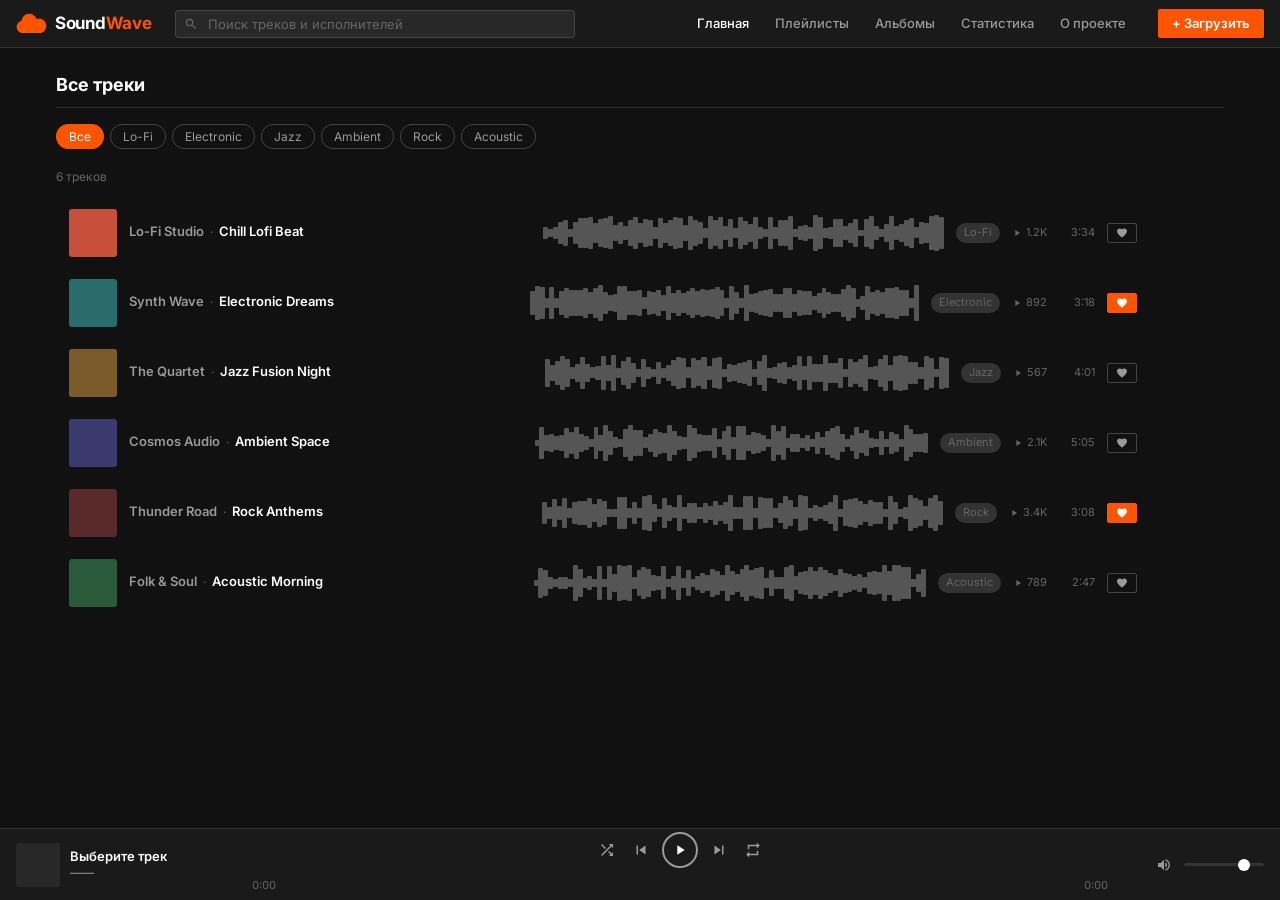
<file: pages/index.html>
<!DOCTYPE html>
<html lang="ru">
<head>
  <meta charset="UTF-8">
  <meta name="viewport" content="width=device-width, initial-scale=1.0">
  <title>SoundWave</title>
  <link rel="stylesheet" href="../css/style.css">
</head>
<body>

<header class="header">
  <a href="index.html" class="header__logo">
    <svg class="logo-svg" viewBox="0 0 40 26"><path d="M32 26H8a8 8 0 01-1.5-15.85 10 10 0 0119.44-2.4A6 6 0 0132 26z"/></svg>
    <span class="logo-text">Sound<span>Wave</span></span>
  </a>

  <div class="header__search">
    <svg class="search-icon-svg" viewBox="0 0 24 24"><path d="M15.5 14h-.79l-.28-.27A6.471 6.471 0 0016 9.5 6.5 6.5 0 109.5 16c1.61 0 3.09-.59 4.23-1.57l.27.28v.79l5 4.99L20.49 19l-4.99-5zm-6 0C7.01 14 5 11.99 5 9.5S7.01 5 9.5 5 14 7.01 14 9.5 11.99 14 9.5 14z"/></svg>
    <input type="text" id="search-input" placeholder="Поиск треков и исполнителей">
  </div>

  <nav class="header__nav">
    <a href="index.html" class="nav-link active">Главная</a>
    <a href="playlists.html" class="nav-link">Плейлисты</a>
    <a href="albums.html" class="nav-link">Альбомы</a>
    <a href="stats.html" class="nav-link">Статистика</a>
    <a href="about.html" class="nav-link">О проекте</a>
  </nav>

  <a href="form.html" class="header__upload-btn">+ Загрузить</a>
</header>

<main class="main">
  <div class="section-title">Все треки</div>

  <div class="filters">
    <button class="filter-btn active" data-genre="all">Все</button>
    <button class="filter-btn" data-genre="Lo-Fi">Lo-Fi</button>
    <button class="filter-btn" data-genre="Electronic">Electronic</button>
    <button class="filter-btn" data-genre="Jazz">Jazz</button>
    <button class="filter-btn" data-genre="Ambient">Ambient</button>
    <button class="filter-btn" data-genre="Rock">Rock</button>
    <button class="filter-btn" data-genre="Acoustic">Acoustic</button>
  </div>

  <div class="track-counter" id="track-counter"></div>
  <div id="tracks-container"></div>
</main>

<div class="player-bar">
  <div class="player-left">
    <div class="player-art"><div id="player-art-color"></div></div>
    <div class="player-track-text">
      <div class="player-track-title" id="player-title">Выберите трек</div>
      <div class="player-track-artist" id="player-artist">——</div>
    </div>
  </div>
  <div class="player-center">
    <div class="player-buttons">
      <button class="ctrl-btn" id="btn-shuffle" title="Перемешать"><svg viewBox="0 0 24 24"><path d="M10.59 9.17L5.41 4 4 5.41l5.17 5.17 1.42-1.41zM14.5 4l2.04 2.04L4 18.59 5.41 20 17.96 7.46 20 9.5V4h-5.5zm.33 9.41l-1.41 1.41 3.13 3.13L14.5 20H20v-5.5l-2.04 2.04-3.13-3.13z"/></svg></button>
      <button class="ctrl-btn" id="btn-prev" title="Предыдущий"><svg viewBox="0 0 24 24"><path d="M6 6h2v12H6zm3.5 6l8.5 6V6z"/></svg></button>
      <button class="ctrl-btn ctrl-btn--play" id="btn-play" title="Воспроизвести / Пауза"><svg viewBox="0 0 24 24"><path d="M8 5v14l11-7z"/></svg></button>
      <button class="ctrl-btn" id="btn-next" title="Следующий"><svg viewBox="0 0 24 24"><path d="M6 18l8.5-6L6 6v12zM16 6v12h2V6h-2z"/></svg></button>
      <button class="ctrl-btn" id="btn-repeat" title="Повтор"><svg viewBox="0 0 24 24"><path d="M7 7h10v3l4-4-4-4v3H5v6h2V7zm10 10H7v-3l-4 4 4 4v-3h12v-6h-2v4z"/></svg></button>
    </div>
    <div class="player-progress-wrap">
      <span class="player-time" id="player-cur">0:00</span>
      <div class="player-waveform" id="player-waveform"></div>
      <span class="player-time right" id="player-dur">0:00</span>
    </div>
  </div>
  <div class="player-right">
    <button class="ctrl-btn ctrl-btn--vol" title="Громкость"><svg viewBox="0 0 24 24"><path d="M3 9v6h4l5 5V4L7 9H3zm13.5 3c0-1.77-1.02-3.29-2.5-4.03v8.05c1.48-.73 2.5-2.25 2.5-4.02zM14 3.23v2.06c2.89.86 5 3.54 5 6.71s-2.11 5.85-5 6.71v2.06c4.01-.91 7-4.49 7-8.77s-2.99-7.86-7-8.77z"/></svg></button>
    <input type="range" class="volume-slider" id="vol-slider" min="0" max="100" value="80">
  </div>
</div>

<script src="../js/icons.js"></script>
<script src="../js/storage.js"></script>
<script src="../js/utils.js"></script>
<script src="../js/playlists.js"></script>
<script src="../js/player.js"></script>
<script src="../js/playerbar.js"></script>
<script src="../js/main.js"></script>
</body>
</html>
</file>
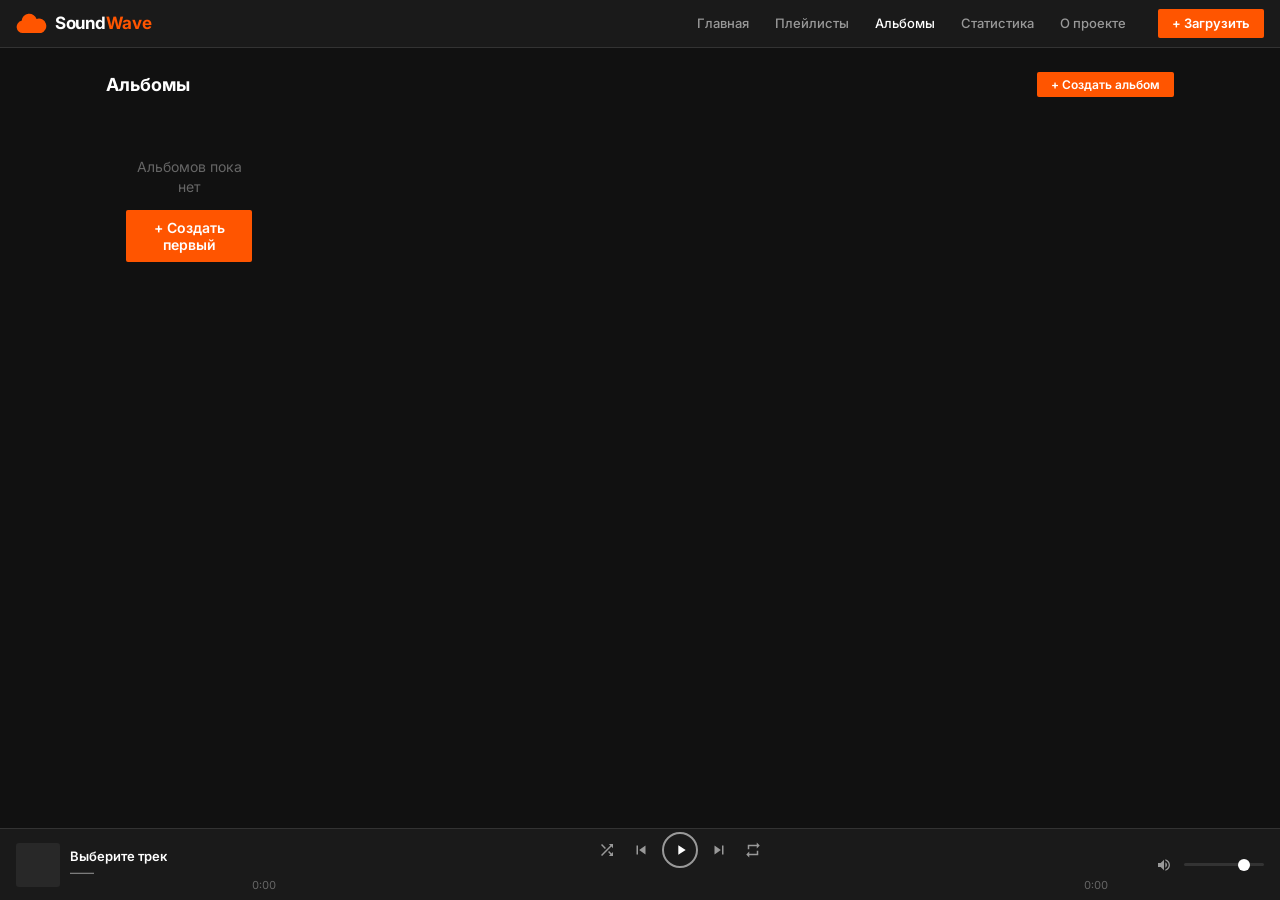
<file: pages/albums.html>
<!DOCTYPE html>
<html lang="ru">
<head>
  <meta charset="UTF-8">
  <meta name="viewport" content="width=device-width, initial-scale=1.0">
  <title>SoundWave — Альбомы</title>
  <link rel="stylesheet" href="../css/style.css">
</head>
<body>

<header class="header">
  <a href="index.html" class="header__logo">
    <svg class="logo-svg" viewBox="0 0 40 26"><path d="M32 26H8a8 8 0 01-1.5-15.85 10 10 0 0119.44-2.4A6 6 0 0132 26z"/></svg>
    <span class="logo-text">Sound<span>Wave</span></span>
  </a>
  <nav class="header__nav">
    <a href="index.html" class="nav-link">Главная</a>
    <a href="playlists.html" class="nav-link">Плейлисты</a>
    <a href="albums.html" class="nav-link active">Альбомы</a>
    <a href="stats.html" class="nav-link">Статистика</a>
    <a href="about.html" class="nav-link">О проекте</a>
  </nav>
  <a href="form.html" class="header__upload-btn">+ Загрузить</a>
</header>

<div class="collection-page">

  <div id="alb-grid">
    <div class="collection-header">
      <div class="section-title section-title--inline">Альбомы</div>
      <button class="btn btn--orange btn--sm" id="btn-new-alb">+ Создать альбом</button>
    </div>
    <div class="cards-grid" id="alb-grid-cards"></div>
  </div>

  <div id="alb-detail" hidden>
    <div class="collection-header">
      <button class="btn btn--ghost btn--sm" id="btn-back-alb">← Назад</button>
      <div class="collection-header__center">
        <h2 class="collection-detail-title" id="alb-detail-title"></h2>
        <span class="collection-detail-meta" id="alb-track-count"></span>
        <p class="collection-detail-desc" id="detail-desc" hidden></p>
      </div>
      <div class="collection-header__actions">
        <button class="btn btn--ghost btn--sm" id="btn-edit-alb">✏ Редактировать</button>
        <button class="btn btn--orange btn--sm" id="btn-add-tracks-alb">+ Добавить треки</button>
        <button class="btn btn--ghost btn--sm btn--danger" id="btn-del-alb">Удалить</button>
      </div>
    </div>
    <div class="collection-detail-cover-row">
      <div class="collection-detail-cover" id="detail-cover"></div>
    </div>
    <div id="alb-tracks"></div>
  </div>

</div>

<div class="player-bar">
  <div class="player-left">
    <div class="player-art"><div id="player-art-color"></div></div>
    <div class="player-track-text">
      <div class="player-track-title" id="player-title">Выберите трек</div>
      <div class="player-track-artist" id="player-artist">——</div>
    </div>
  </div>
  <div class="player-center">
    <div class="player-buttons">
      <button class="ctrl-btn" id="btn-shuffle"><svg viewBox="0 0 24 24"><path d="M10.59 9.17L5.41 4 4 5.41l5.17 5.17 1.42-1.41zM14.5 4l2.04 2.04L4 18.59 5.41 20 17.96 7.46 20 9.5V4h-5.5zm.33 9.41l-1.41 1.41 3.13 3.13L14.5 20H20v-5.5l-2.04 2.04-3.13-3.13z"/></svg></button>
      <button class="ctrl-btn" id="btn-prev"><svg viewBox="0 0 24 24"><path d="M6 6h2v12H6zm3.5 6l8.5 6V6z"/></svg></button>
      <button class="ctrl-btn ctrl-btn--play" id="btn-play"><svg viewBox="0 0 24 24" class="icon-play-svg"><path d="M8 5v14l11-7z"/></svg></button>
      <button class="ctrl-btn" id="btn-next"><svg viewBox="0 0 24 24"><path d="M6 18l8.5-6L6 6v12zM16 6v12h2V6h-2z"/></svg></button>
      <button class="ctrl-btn" id="btn-repeat"><svg viewBox="0 0 24 24"><path d="M7 7h10v3l4-4-4-4v3H5v6h2V7zm10 10H7v-3l-4 4 4 4v-3h12v-6h-2v4z"/></svg></button>
    </div>
    <div class="player-progress-wrap">
      <span class="player-time" id="player-cur">0:00</span>
      <div class="player-waveform" id="player-waveform"></div>
      <span class="player-time right" id="player-dur">0:00</span>
    </div>
  </div>
  <div class="player-right">
    <button class="ctrl-btn ctrl-btn--vol"><svg viewBox="0 0 24 24"><path d="M3 9v6h4l5 5V4L7 9H3zm13.5 3c0-1.77-1.02-3.29-2.5-4.03v8.05c1.48-.73 2.5-2.25 2.5-4.02zM14 3.23v2.06c2.89.86 5 3.54 5 6.71s-2.11 5.85-5 6.71v2.06c4.01-.91 7-4.49 7-8.77s-2.99-7.86-7-8.77z"/></svg></button>
    <input type="range" class="volume-slider" id="vol-slider" min="0" max="100" value="80">
  </div>
</div>

<script src="../js/icons.js"></script>
<script src="../js/storage.js"></script>
<script src="../js/utils.js"></script>
<script src="../js/playlists.js"></script>
<script src="../js/player.js"></script>
<script src="../js/playerbar.js"></script>
<script src="../js/collection-page.js"></script>
</body>
</html>
</file>
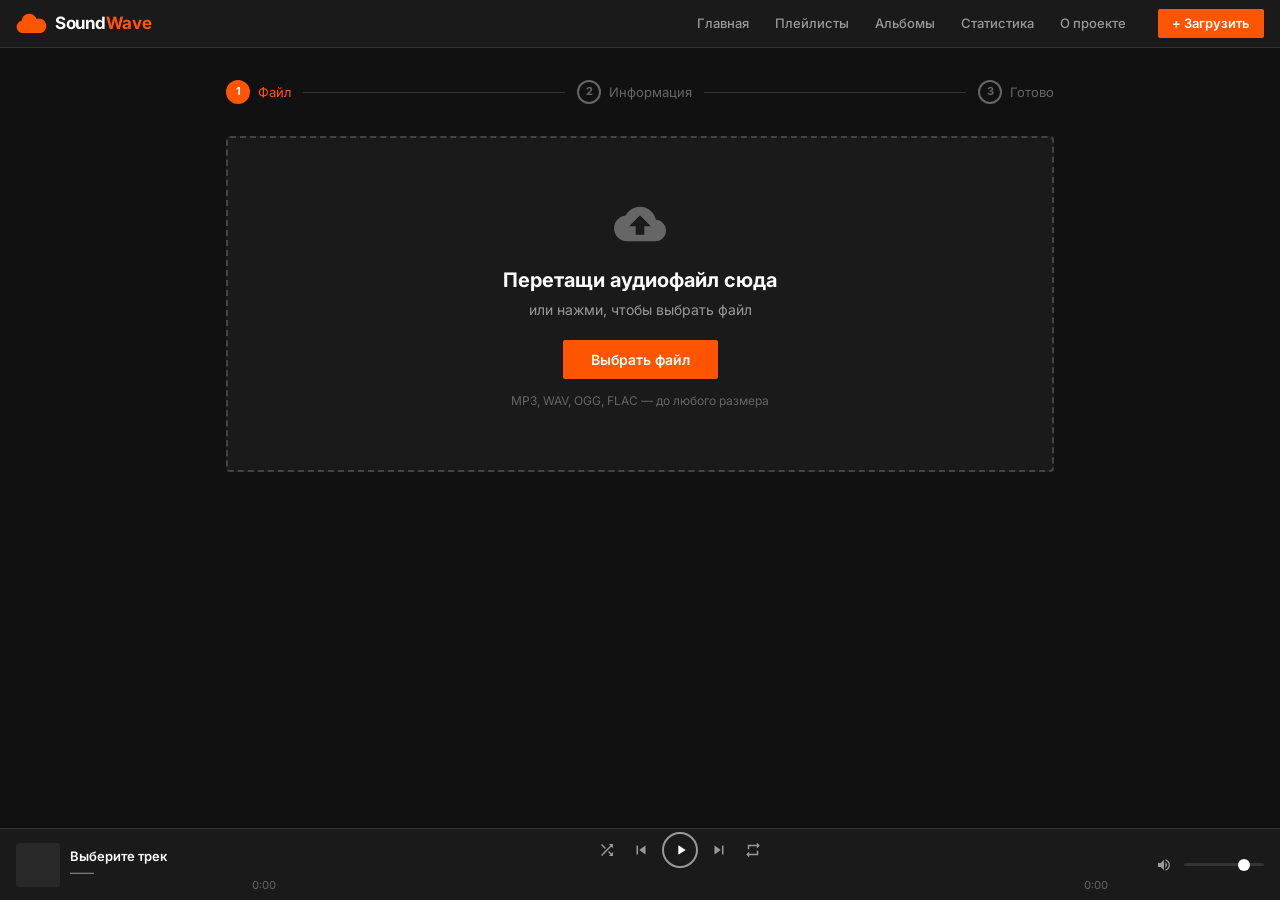
<file: pages/form.html>
<!DOCTYPE html>
<html lang="ru">
<head>
  <meta charset="UTF-8">
  <meta name="viewport" content="width=device-width, initial-scale=1.0">
  <title>SoundWave — Загрузить трек</title>
  <link rel="stylesheet" href="../css/style.css">
</head>
<body>

<header class="header">
  <a href="index.html" class="header__logo">
    <svg class="logo-svg" viewBox="0 0 40 26"><path d="M32 26H8a8 8 0 01-1.5-15.85 10 10 0 0119.44-2.4A6 6 0 0132 26z"/></svg>
    <span class="logo-text">Sound<span>Wave</span></span>
  </a>
  <nav class="header__nav">
    <a href="index.html" class="nav-link">Главная</a>
    <a href="playlists.html" class="nav-link">Плейлисты</a>
    <a href="albums.html" class="nav-link">Альбомы</a>
    <a href="stats.html" class="nav-link">Статистика</a>
    <a href="about.html" class="nav-link">О проекте</a>
  </nav>
  <span class="header__upload-btn header__upload-btn--active">+ Загрузить</span>
</header>

<div class="upload-page">

  <div class="upload-steps" id="upload-steps">
    <div class="upload-step upload-step--active" id="step-dot-1">
      <span class="upload-step__num">1</span>
      <span class="upload-step__label">Файл</span>
    </div>
    <div class="upload-step__line"></div>
    <div class="upload-step" id="step-dot-2">
      <span class="upload-step__num">2</span>
      <span class="upload-step__label">Информация</span>
    </div>
    <div class="upload-step__line"></div>
    <div class="upload-step" id="step-dot-3">
      <span class="upload-step__num">3</span>
      <span class="upload-step__label">Готово</span>
    </div>
  </div>

  <div id="step-1">
    <div class="drop-zone" id="drop-zone">
      <input type="file" id="file-input" class="drop-zone__input" accept=".mp3,.wav,.ogg,.flac,.aac,audio/*">
      <svg class="drop-zone__icon" viewBox="0 0 24 24"><path d="M19.35 10.04C18.67 6.59 15.64 4 12 4 9.11 4 6.6 5.64 5.35 8.04 2.34 8.36 0 10.91 0 14c0 3.31 2.69 6 6 6h13c2.76 0 5-2.24 5-5 0-2.64-2.05-4.78-4.65-4.96zM14 13v4h-4v-4H7l5-5 5 5h-3z"/></svg>
      <p class="drop-zone__title">Перетащи аудиофайл сюда</p>
      <p class="drop-zone__sub">или нажми, чтобы выбрать файл</p>
      <span class="drop-zone__btn">Выбрать файл</span>
      <p class="drop-zone__formats">MP3, WAV, OGG, FLAC — до любого размера</p>
    </div>

    <div class="upload-progress" id="upload-progress" hidden>
      <div class="upload-progress__bar">
        <div class="upload-progress__fill" id="progress-fill"></div>
      </div>
      <div class="upload-progress__labels">
        <span id="progress-text">Читаем файл…</span>
        <span id="progress-pct">0%</span>
      </div>
    </div>

    <div class="upload-analyzing" id="upload-analyzing" hidden>
      <div class="analyzing-bars">
        <span></span><span></span><span></span><span></span><span></span>
        <span></span><span></span><span></span><span></span><span></span>
      </div>
      <p>Анализируем аудио…</p>
    </div>
  </div>

  <div id="step-2" hidden>
    <div class="upload-editor">

      <div class="upload-editor__left">
        <div class="cover-upload" id="cover-upload">
          <input type="file" id="cover-input" class="cover-upload__input" accept="image/*">
          <img id="cover-preview-img" class="cover-upload__img" alt="" hidden>
          <div class="cover-upload__placeholder" id="cover-placeholder">
            <svg viewBox="0 0 24 24"><path d="M21 19V5c0-1.1-.9-2-2-2H5c-1.1 0-2 .9-2 2v14c0 1.1.9 2 2 2h14c1.1 0 2-.9 2-2zM8.5 13.5l2.5 3.01L14.5 12l4.5 6H5l3.5-4.5z"/></svg>
            <span>Добавить обложку</span>
          </div>
          <div class="cover-upload__hover">
            <svg viewBox="0 0 24 24"><path d="M3 17.25V21h3.75L17.81 9.94l-3.75-3.75L3 17.25zM20.71 7.04a1 1 0 000-1.41l-2.34-2.34a1 1 0 00-1.41 0l-1.83 1.83 3.75 3.75 1.83-1.83z"/></svg>
            <span>Сменить</span>
          </div>
        </div>

        <div class="color-picker-section">
          <p class="color-picker-section__label">Цвет фона</p>
          <div class="color-swatches" id="color-swatches"></div>
          <input type="color" id="f-color" class="color-custom-input" value="#c8503a">
        </div>
      </div>

      <div class="upload-editor__right">

        <div class="ufield">
          <label class="ufield__label" for="f-title">Название *</label>
          <input class="ufield__input" type="text" id="f-title" placeholder="Название трека" maxlength="100">
          <span class="ufield__counter"><span id="title-len">0</span>/100</span>
        </div>

        <div class="ufield">
          <label class="ufield__label" for="f-artist">Исполнитель *</label>
          <input class="ufield__input" type="text" id="f-artist" placeholder="Имя исполнителя или группы">
        </div>

        <div class="ufield-row">
          <div class="ufield">
            <label class="ufield__label" for="f-genre">Жанр *</label>
            <select class="ufield__input" id="f-genre">
              <option value="">— Выберите —</option>
              <option value="Lo-Fi">Lo-Fi</option>
              <option value="Electronic">Electronic</option>
              <option value="Jazz">Jazz</option>
              <option value="Ambient">Ambient</option>
              <option value="Rock">Rock</option>
              <option value="Acoustic">Acoustic</option>
              <option value="Pop">Pop</option>
              <option value="Hip-Hop">Hip-Hop</option>
              <option value="Classical">Classical</option>
              <option value="Other">Other</option>
            </select>
          </div>
          <div class="ufield">
            <label class="ufield__label" for="f-year">Год</label>
            <input class="ufield__input" type="number" id="f-year" placeholder="2025" min="1900" max="2099">
          </div>
        </div>

        <div class="ufield">
          <label class="ufield__label" for="f-desc">Описание</label>
          <textarea class="ufield__input ufield__input--textarea" id="f-desc" placeholder="Расскажи о треке…" maxlength="500" rows="3"></textarea>
          <span class="ufield__counter"><span id="desc-len">0</span>/500</span>
        </div>

        <div class="ufield">
          <label class="ufield__label">Добавить в</label>
          <div class="add-to-row">
            <select class="ufield__input" id="f-playlist">
              <option value="">Не добавлять в плейлист</option>
            </select>
            <select class="ufield__input" id="f-album">
              <option value="">Не добавлять в альбом</option>
            </select>
          </div>
        </div>

        <div class="upload-actions">
          <button type="button" class="btn btn--ghost" id="btn-cancel">Отмена</button>
          <button type="button" class="btn btn--orange" id="btn-save">
            <svg viewBox="0 0 24 24"><path d="M9 16.2L4.8 12l-1.4 1.4L9 19 21 7l-1.4-1.4L9 16.2z"/></svg>
            Опубликовать
          </button>
        </div>

      </div>
    </div>
  </div>

  <div id="step-3" class="upload-success" hidden>
    <div class="upload-success__icon">
      <svg viewBox="0 0 24 24"><path d="M9 16.2L4.8 12l-1.4 1.4L9 19 21 7l-1.4-1.4L9 16.2z"/></svg>
    </div>
    <h2 class="upload-success__title" id="success-title">Трек опубликован!</h2>
    <p class="upload-success__sub" id="success-sub"></p>
    <div class="upload-success__actions">
      <a href="index.html" class="btn btn--orange">Перейти в библиотеку</a>
      <button type="button" class="btn btn--ghost" id="btn-upload-another">Загрузить ещё</button>
    </div>
  </div>

</div>

<div class="player-bar">
  <div class="player-left">
    <div class="player-art"><div id="player-art-color"></div></div>
    <div class="player-track-text">
      <div class="player-track-title" id="player-title">Выберите трек</div>
      <div class="player-track-artist" id="player-artist">——</div>
    </div>
  </div>
  <div class="player-center">
    <div class="player-buttons">
      <button class="ctrl-btn" id="btn-shuffle"><svg viewBox="0 0 24 24"><path d="M10.59 9.17L5.41 4 4 5.41l5.17 5.17 1.42-1.41zM14.5 4l2.04 2.04L4 18.59 5.41 20 17.96 7.46 20 9.5V4h-5.5zm.33 9.41l-1.41 1.41 3.13 3.13L14.5 20H20v-5.5l-2.04 2.04-3.13-3.13z"/></svg></button>
      <button class="ctrl-btn" id="btn-prev"><svg viewBox="0 0 24 24"><path d="M6 6h2v12H6zm3.5 6l8.5 6V6z"/></svg></button>
      <button class="ctrl-btn ctrl-btn--play" id="btn-play"><svg viewBox="0 0 24 24" class="icon-play-svg"><path d="M8 5v14l11-7z"/></svg></button>
      <button class="ctrl-btn" id="btn-next"><svg viewBox="0 0 24 24"><path d="M6 18l8.5-6L6 6v12zM16 6v12h2V6h-2z"/></svg></button>
      <button class="ctrl-btn" id="btn-repeat"><svg viewBox="0 0 24 24"><path d="M7 7h10v3l4-4-4-4v3H5v6h2V7zm10 10H7v-3l-4 4 4 4v-3h12v-6h-2v4z"/></svg></button>
    </div>
    <div class="player-progress-wrap">
      <span class="player-time" id="player-cur">0:00</span>
      <div class="player-waveform" id="player-waveform"></div>
      <span class="player-time right" id="player-dur">0:00</span>
    </div>
  </div>
  <div class="player-right">
    <button class="ctrl-btn ctrl-btn--vol"><svg viewBox="0 0 24 24"><path d="M3 9v6h4l5 5V4L7 9H3zm13.5 3c0-1.77-1.02-3.29-2.5-4.03v8.05c1.48-.73 2.5-2.25 2.5-4.02zM14 3.23v2.06c2.89.86 5 3.54 5 6.71s-2.11 5.85-5 6.71v2.06c4.01-.91 7-4.49 7-8.77s-2.99-7.86-7-8.77z"/></svg></button>
    <input type="range" class="volume-slider" id="vol-slider" min="0" max="100" value="80">
  </div>
</div>

<script src="../js/icons.js"></script>
<script src="../js/storage.js"></script>
<script src="../js/utils.js"></script>
<script src="../js/playlists.js"></script>
<script src="../js/player.js"></script>
<script src="../js/playerbar.js"></script>
<script src="../js/form.js"></script>
</body>
</html>
</file>
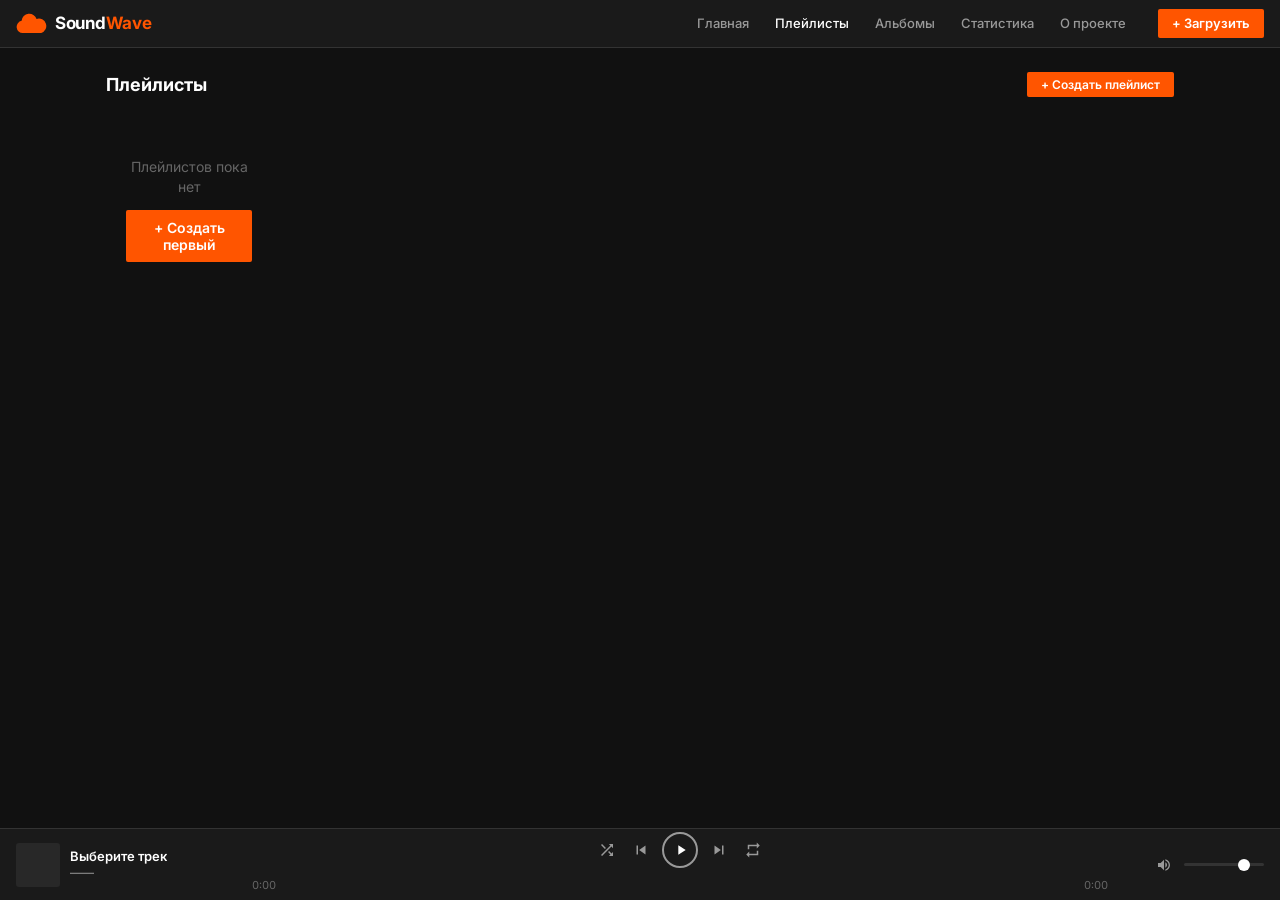
<file: pages/playlists.html>
<!DOCTYPE html>
<html lang="ru">
<head>
  <meta charset="UTF-8">
  <meta name="viewport" content="width=device-width, initial-scale=1.0">
  <title>SoundWave — Плейлисты</title>
  <link rel="stylesheet" href="../css/style.css">
</head>
<body>

<header class="header">
  <a href="index.html" class="header__logo">
    <svg class="logo-svg" viewBox="0 0 40 26"><path d="M32 26H8a8 8 0 01-1.5-15.85 10 10 0 0119.44-2.4A6 6 0 0132 26z"/></svg>
    <span class="logo-text">Sound<span>Wave</span></span>
  </a>
  <nav class="header__nav">
    <a href="index.html" class="nav-link">Главная</a>
    <a href="playlists.html" class="nav-link active">Плейлисты</a>
    <a href="albums.html" class="nav-link">Альбомы</a>
    <a href="stats.html" class="nav-link">Статистика</a>
    <a href="about.html" class="nav-link">О проекте</a>
  </nav>
  <a href="form.html" class="header__upload-btn">+ Загрузить</a>
</header>

<div class="collection-page">

  <div id="pl-grid">
    <div class="collection-header">
      <div class="section-title section-title--inline">Плейлисты</div>
      <button class="btn btn--orange btn--sm" id="btn-new-pl">+ Создать плейлист</button>
    </div>
    <div class="cards-grid" id="pl-grid-cards"></div>
  </div>

  <div id="pl-detail" hidden>
    <div class="collection-header">
      <button class="btn btn--ghost btn--sm" id="btn-back-pl">← Назад</button>
      <div class="collection-header__center">
        <h2 class="collection-detail-title" id="pl-detail-title"></h2>
        <span class="collection-detail-meta" id="pl-track-count"></span>
        <p class="collection-detail-desc" id="detail-desc" hidden></p>
      </div>
      <div class="collection-header__actions">
        <button class="btn btn--ghost btn--sm" id="btn-edit-pl">✏ Редактировать</button>
        <button class="btn btn--orange btn--sm" id="btn-add-tracks-pl">+ Добавить треки</button>
        <button class="btn btn--ghost btn--sm btn--danger" id="btn-del-pl">Удалить</button>
      </div>
    </div>
    <div class="collection-detail-cover-row">
      <div class="collection-detail-cover" id="detail-cover"></div>
    </div>
    <div id="pl-tracks"></div>
  </div>

</div>

<div class="player-bar">
  <div class="player-left">
    <div class="player-art"><div id="player-art-color"></div></div>
    <div class="player-track-text">
      <div class="player-track-title" id="player-title">Выберите трек</div>
      <div class="player-track-artist" id="player-artist">——</div>
    </div>
  </div>
  <div class="player-center">
    <div class="player-buttons">
      <button class="ctrl-btn" id="btn-shuffle"><svg viewBox="0 0 24 24"><path d="M10.59 9.17L5.41 4 4 5.41l5.17 5.17 1.42-1.41zM14.5 4l2.04 2.04L4 18.59 5.41 20 17.96 7.46 20 9.5V4h-5.5zm.33 9.41l-1.41 1.41 3.13 3.13L14.5 20H20v-5.5l-2.04 2.04-3.13-3.13z"/></svg></button>
      <button class="ctrl-btn" id="btn-prev"><svg viewBox="0 0 24 24"><path d="M6 6h2v12H6zm3.5 6l8.5 6V6z"/></svg></button>
      <button class="ctrl-btn ctrl-btn--play" id="btn-play"><svg viewBox="0 0 24 24" class="icon-play-svg"><path d="M8 5v14l11-7z"/></svg></button>
      <button class="ctrl-btn" id="btn-next"><svg viewBox="0 0 24 24"><path d="M6 18l8.5-6L6 6v12zM16 6v12h2V6h-2z"/></svg></button>
      <button class="ctrl-btn" id="btn-repeat"><svg viewBox="0 0 24 24"><path d="M7 7h10v3l4-4-4-4v3H5v6h2V7zm10 10H7v-3l-4 4 4 4v-3h12v-6h-2v4z"/></svg></button>
    </div>
    <div class="player-progress-wrap">
      <span class="player-time" id="player-cur">0:00</span>
      <div class="player-waveform" id="player-waveform"></div>
      <span class="player-time right" id="player-dur">0:00</span>
    </div>
  </div>
  <div class="player-right">
    <button class="ctrl-btn ctrl-btn--vol"><svg viewBox="0 0 24 24"><path d="M3 9v6h4l5 5V4L7 9H3zm13.5 3c0-1.77-1.02-3.29-2.5-4.03v8.05c1.48-.73 2.5-2.25 2.5-4.02zM14 3.23v2.06c2.89.86 5 3.54 5 6.71s-2.11 5.85-5 6.71v2.06c4.01-.91 7-4.49 7-8.77s-2.99-7.86-7-8.77z"/></svg></button>
    <input type="range" class="volume-slider" id="vol-slider" min="0" max="100" value="80">
  </div>
</div>

<script src="../js/icons.js"></script>
<script src="../js/storage.js"></script>
<script src="../js/utils.js"></script>
<script src="../js/playlists.js"></script>
<script src="../js/player.js"></script>
<script src="../js/playerbar.js"></script>
<script src="../js/collection-page.js"></script>
</body>
</html>
</file>
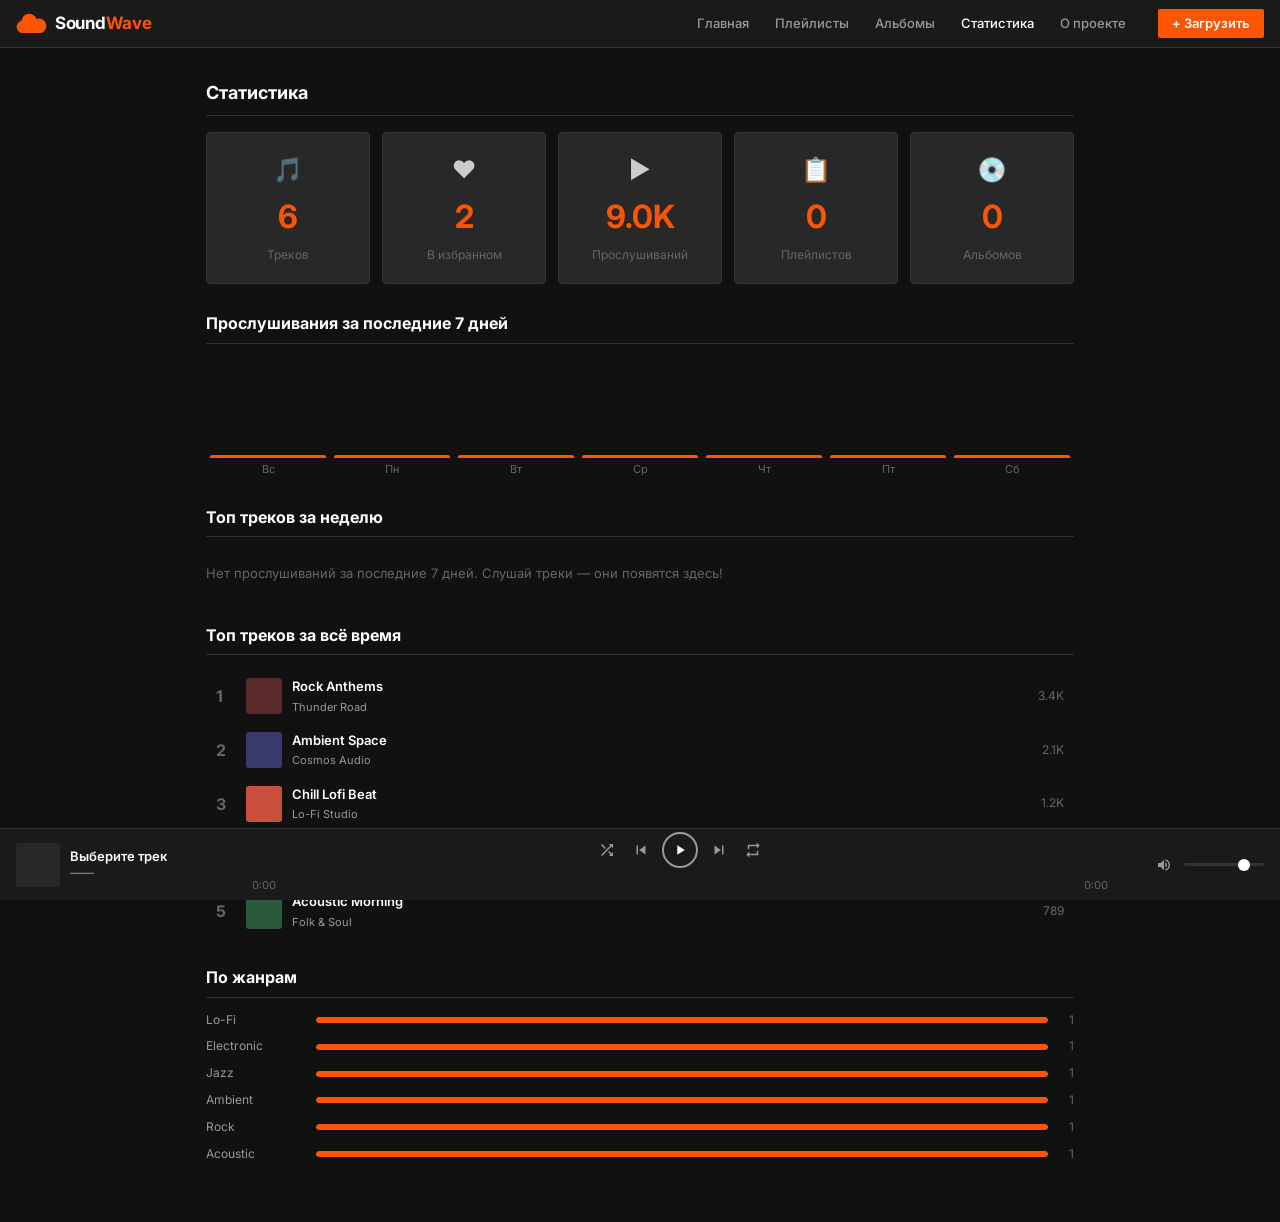
<file: pages/stats.html>
<!DOCTYPE html>
<html lang="ru">
<head>
  <meta charset="UTF-8">
  <meta name="viewport" content="width=device-width, initial-scale=1.0">
  <title>SoundWave — Статистика</title>
  <link rel="stylesheet" href="../css/style.css">
</head>
<body>

<header class="header">
  <a href="index.html" class="header__logo">
    <svg class="logo-svg" viewBox="0 0 40 26"><path d="M32 26H8a8 8 0 01-1.5-15.85 10 10 0 0119.44-2.4A6 6 0 0132 26z"/></svg>
    <span class="logo-text">Sound<span>Wave</span></span>
  </a>
  <nav class="header__nav">
    <a href="index.html" class="nav-link">Главная</a>
    <a href="playlists.html" class="nav-link">Плейлисты</a>
    <a href="albums.html" class="nav-link">Альбомы</a>
    <a href="stats.html" class="nav-link active">Статистика</a>
    <a href="about.html" class="nav-link">О проекте</a>
  </nav>
  <a href="form.html" class="header__upload-btn">+ Загрузить</a>
</header>

<div class="stats-page">
  <div class="section-title">Статистика</div>

  <div class="stats-overview">
    <div class="stat-tile"><span class="icon">🎵</span><span class="val" id="stat-total">0</span><span class="lbl">Треков</span></div>
    <div class="stat-tile"><span class="icon">❤️</span><span class="val" id="stat-liked">0</span><span class="lbl">В избранном</span></div>
    <div class="stat-tile"><span class="icon">▶️</span><span class="val" id="stat-plays">0</span><span class="lbl">Прослушиваний</span></div>
    <div class="stat-tile"><span class="icon">📋</span><span class="val" id="stat-playlists">0</span><span class="lbl">Плейлистов</span></div>
    <div class="stat-tile"><span class="icon">💿</span><span class="val" id="stat-albums">0</span><span class="lbl">Альбомов</span></div>
  </div>

  <div class="stats-section">
    <h2>Прослушивания за последние 7 дней</h2>
    <div id="week-chart" class="week-chart"></div>
  </div>

  <div class="stats-section">
    <h2>Топ треков за неделю</h2>
    <div id="week-top-list"></div>
  </div>

  <div class="stats-section">
    <h2>Топ треков за всё время</h2>
    <div id="top-list"></div>
  </div>

  <div class="stats-section">
    <h2>По жанрам</h2>
    <div id="genre-list"></div>
  </div>
</div>

<div class="player-bar">
  <div class="player-left">
    <div class="player-art"><div id="player-art-color"></div></div>
    <div class="player-track-text">
      <div class="player-track-title" id="player-title">Выберите трек</div>
      <div class="player-track-artist" id="player-artist">——</div>
    </div>
  </div>
  <div class="player-center">
    <div class="player-buttons">
      <button class="ctrl-btn" id="btn-shuffle"><svg viewBox="0 0 24 24"><path d="M10.59 9.17L5.41 4 4 5.41l5.17 5.17 1.42-1.41zM14.5 4l2.04 2.04L4 18.59 5.41 20 17.96 7.46 20 9.5V4h-5.5zm.33 9.41l-1.41 1.41 3.13 3.13L14.5 20H20v-5.5l-2.04 2.04-3.13-3.13z"/></svg></button>
      <button class="ctrl-btn" id="btn-prev"><svg viewBox="0 0 24 24"><path d="M6 6h2v12H6zm3.5 6l8.5 6V6z"/></svg></button>
      <button class="ctrl-btn ctrl-btn--play" id="btn-play"><svg viewBox="0 0 24 24"><path d="M8 5v14l11-7z"/></svg></button>
      <button class="ctrl-btn" id="btn-next"><svg viewBox="0 0 24 24"><path d="M6 18l8.5-6L6 6v12zM16 6v12h2V6h-2z"/></svg></button>
      <button class="ctrl-btn" id="btn-repeat"><svg viewBox="0 0 24 24"><path d="M7 7h10v3l4-4-4-4v3H5v6h2V7zm10 10H7v-3l-4 4 4 4v-3h12v-6h-2v4z"/></svg></button>
    </div>
    <div class="player-progress-wrap">
      <span class="player-time" id="player-cur">0:00</span>
      <div class="player-waveform" id="player-waveform"></div>
      <span class="player-time right" id="player-dur">0:00</span>
    </div>
  </div>
  <div class="player-right">
    <button class="ctrl-btn ctrl-btn--vol"><svg viewBox="0 0 24 24"><path d="M3 9v6h4l5 5V4L7 9H3zm13.5 3c0-1.77-1.02-3.29-2.5-4.03v8.05c1.48-.73 2.5-2.25 2.5-4.02zM14 3.23v2.06c2.89.86 5 3.54 5 6.71s-2.11 5.85-5 6.71v2.06c4.01-.91 7-4.49 7-8.77s-2.99-7.86-7-8.77z"/></svg></button>
    <input type="range" class="volume-slider" id="vol-slider" min="0" max="100" value="80">
  </div>
</div>

<script src="../js/icons.js"></script>
<script src="../js/storage.js"></script>
<script src="../js/utils.js"></script>
<script src="../js/playlists.js"></script>
<script src="../js/player.js"></script>
<script src="../js/playerbar.js"></script>
<script src="../js/stats.js"></script>
</body>
</html>
</file>
<file: css/style.css>
@import url('https://fonts.googleapis.com/css2?family=Inter:wght@400;500;600;700&display=swap');

:root {
  --orange: #ff5500;
  --orange-hover: #ff7700;
  --orange-dark: #cc4400;
  --bg: #111111;
  --bg2: #1a1a1a;
  --bg3: #222222;
  --surface: #282828;
  --surface2: #333333;
  --border: #333333;
  --border2: #444444;
  --text: #cccccc;
  --text-bright: #ffffff;
  --text-muted: #999999;
  --text-dim: #666666;
  --player-h: 72px;
  --header-h: 48px;
  --wave-played: #ff5500;
  --wave-unplayed: #555555;
  --wave-played-hover: #ff7700;
  --wave-unplayed-hover: #777777;
}

*, *::before, *::after { box-sizing: border-box; margin: 0; padding: 0; }

html, body { height: 100%; }

body {
  font-family: 'Inter', sans-serif;
  background: var(--bg);
  color: var(--text);
  padding-bottom: calc(var(--player-h) + 8px);
  font-size: 14px;
  line-height: 1.4;
}

a { text-decoration: none; color: inherit; }

.header {
  position: sticky;
  top: 0;
  z-index: 200;
  height: var(--header-h);
  background: var(--bg2);
  border-bottom: 1px solid var(--border);
  display: flex;
  align-items: center;
  padding: 0 16px;
  gap: 12px;
}

.header__logo {
  display: flex;
  align-items: center;
  gap: 7px;
  flex-shrink: 0;
}

.logo-svg { width: 32px; height: 20px; fill: var(--orange); flex-shrink: 0; }

.logo-text {
  font-size: 17px;
  font-weight: 700;
  color: var(--text-bright);
  letter-spacing: -0.3px;
}
.logo-text span { color: var(--orange); }

.header__search {
  flex: 1;
  max-width: 400px;
  position: relative;
  margin: 0 12px;
}

.header__search input {
  width: 100%;
  height: 28px;
  background: var(--surface);
  border: 1px solid var(--border2);
  border-radius: 3px;
  color: var(--text-bright);
  font-family: inherit;
  font-size: 13px;
  padding: 0 10px 0 32px;
  outline: none;
  transition: border-color 0.15s;
}

.header__search input:focus { border-color: var(--orange); }
.header__search input::placeholder { color: var(--text-dim); }

.search-icon-svg {
  position: absolute;
  left: 9px;
  top: 50%;
  transform: translateY(-50%);
  width: 14px;
  height: 14px;
  fill: var(--text-dim);
  pointer-events: none;
}

.header__nav {
  display: flex;
  align-items: center;
  gap: 2px;
  margin-left: auto;
}

.nav-link {
  padding: 5px 12px;
  border-radius: 2px;
  font-size: 13px;
  font-weight: 500;
  color: var(--text-muted);
  transition: color 0.15s, background 0.15s;
  white-space: nowrap;
}
.nav-link:hover { color: var(--text-bright); }
.nav-link.active { color: var(--text-bright); }

.header__upload-btn {
  margin-left: 8px;
  padding: 5px 14px;
  background: var(--orange);
  color: white;
  border: none;
  border-radius: 2px;
  font-size: 13px;
  font-weight: 600;
  cursor: pointer;
  font-family: inherit;
  transition: background 0.15s;
  white-space: nowrap;
}
.header__upload-btn:hover { background: var(--orange-hover); }

.main { max-width: 1200px; margin: 0 auto; padding: 24px 16px; }

.section-title {
  font-size: 18px;
  font-weight: 700;
  color: var(--text-bright);
  margin-bottom: 16px;
  padding-bottom: 10px;
  border-bottom: 1px solid var(--border);
}

.filters {
  display: flex;
  gap: 6px;
  flex-wrap: wrap;
  margin-bottom: 20px;
}

.filter-btn {
  padding: 4px 12px;
  border-radius: 12px;
  border: 1px solid var(--border2);
  background: transparent;
  color: var(--text-muted);
  font-size: 12px;
  font-family: inherit;
  cursor: pointer;
  transition: all 0.15s;
}
.filter-btn:hover { border-color: var(--orange); color: var(--orange); }
.filter-btn.active { background: var(--orange); border-color: var(--orange); color: white; }

#tracks-container { display: flex; flex-direction: column; gap: 0; }

.track-row {
  display: flex;
  align-items: center;
  gap: 12px;
  padding: 10px 12px;
  border-radius: 4px;
  border: 1px solid transparent;
  transition: background 0.15s;
  cursor: default;
  position: relative;
}
.track-row:hover { background: var(--surface); }
.track-row.track-row--playing { background: var(--bg3); border-color: var(--border); }

.track-art {
  width: 48px;
  height: 48px;
  border-radius: 3px;
  flex-shrink: 0;
  position: relative;
  overflow: hidden;
  background: var(--surface2);
}

.track-art__img {
  width: 100%;
  height: 100%;
  object-fit: cover;
  display: block;
}

.track-art__overlay {
  position: absolute;
  inset: 0;
  background: rgba(0,0,0,0.45);
  display: flex;
  align-items: center;
  justify-content: center;
  opacity: 0;
  transition: opacity 0.15s;
}
.track-row:hover .track-art__overlay,
.track-row.track-row--playing .track-art__overlay { opacity: 1; }

.art-play-btn {
  width: 36px;
  height: 36px;
  border-radius: 50%;
  border: 2px solid white;
  background: rgba(0,0,0,0.5);
  color: white;
  display: flex;
  align-items: center;
  justify-content: center;
  cursor: pointer;
  transition: background 0.15s, transform 0.1s;
  flex-shrink: 0;
}
.art-play-btn:hover { background: var(--orange); border-color: var(--orange); transform: scale(1.05); }
.art-play-btn svg { width: 14px; height: 14px; fill: white; }
.art-play-btn .icon-play { margin-left: 2px; }

.track-info { flex: 1; min-width: 0; }

.track-info__top {
  display: flex;
  align-items: baseline;
  gap: 6px;
  margin-bottom: 4px;
  flex-wrap: wrap;
}

.track-info__artist {
  font-size: 13px;
  font-weight: 600;
  color: var(--text-muted);
  white-space: nowrap;
  overflow: hidden;
  text-overflow: ellipsis;
  max-width: 160px;
}
.track-info__artist:hover { color: var(--text-bright); }

.track-info__sep { color: var(--text-dim); font-size: 12px; }

.track-info__title {
  font-size: 13px;
  font-weight: 600;
  color: var(--text-bright);
  white-space: nowrap;
  overflow: hidden;
  text-overflow: ellipsis;
}

.track-waveform {
  flex: 1;
  height: 44px;
  position: relative;
  cursor: pointer;
  display: flex;
  align-items: center;
  min-width: 0;
  overflow: hidden;
}

.waveform-bars {
  display: flex;
  align-items: center;
  gap: 1px;
  width: 100%;
  height: 100%;
  padding: 4px 0;
}

.wf-bar {
  flex: 1;
  border-radius: 1px;
  background: var(--wave-unplayed);
  transition: background 0.1s;
  min-width: 2px;
}

.wf-bar.played { background: var(--wave-played); }
.track-waveform:hover .wf-bar.played { background: var(--wave-played-hover); }
.track-waveform:hover .wf-bar:not(.played) { background: var(--wave-unplayed-hover); }

.track-meta {
  display: flex;
  align-items: center;
  gap: 12px;
  flex-shrink: 0;
}

.track-meta__plays {
  display: flex;
  align-items: center;
  gap: 4px;
  font-size: 11px;
  color: var(--text-dim);
}
.track-meta__plays svg { width: 10px; height: 10px; fill: var(--text-dim); }

.track-meta__duration {
  font-size: 11px;
  color: var(--text-dim);
  min-width: 36px;
  text-align: right;
}

.track-meta__genre {
  font-size: 11px;
  color: var(--text-dim);
  background: var(--surface2);
  padding: 2px 8px;
  border-radius: 10px;
}

.like-btn {
  background: none;
  border: 1px solid var(--border2);
  border-radius: 2px;
  padding: 3px 8px;
  display: flex;
  align-items: center;
  gap: 4px;
  font-size: 11px;
  color: var(--text-muted);
  cursor: pointer;
  font-family: inherit;
  transition: all 0.15s;
}
.like-btn:hover { border-color: var(--orange); color: var(--orange); }
.like-btn.liked { background: var(--orange); border-color: var(--orange); color: white; }
.like-btn svg { width: 12px; height: 12px; fill: currentColor; }

.delete-btn {
  background: none;
  border: none;
  padding: 5px;
  cursor: pointer;
  color: var(--text-dim);
  border-radius: 2px;
  display: flex;
  align-items: center;
  transition: color 0.15s, background 0.15s;
  opacity: 0;
}
.track-row:hover .delete-btn { opacity: 1; }
.delete-btn:hover { color: #ff4444; background: rgba(255,68,68,0.1); }
.delete-btn svg { width: 14px; height: 14px; fill: currentColor; }

.track-counter {
  font-size: 12px;
  color: var(--text-dim);
  margin-bottom: 12px;
}

.empty-state {
  text-align: center;
  padding: 60px 20px;
  color: var(--text-dim);
}
.empty-state p { font-size: 16px; margin-bottom: 16px; }

.player-bar {
  position: fixed;
  bottom: 0; left: 0; right: 0;
  z-index: 300;
  height: var(--player-h);
  background: var(--bg2);
  border-top: 1px solid var(--border);
  display: flex;
  align-items: center;
  padding: 0 16px;
  gap: 16px;
}

.player-left {
  display: flex;
  align-items: center;
  gap: 10px;
  min-width: 200px;
  flex: 0 0 220px;
}

.player-art {
  width: 44px;
  height: 44px;
  border-radius: 3px;
  background: var(--surface);
  flex-shrink: 0;
  overflow: hidden;
}

.player-art div {
  width: 100%;
  height: 100%;
  transition: background 0.3s;
}

.player-track-text { overflow: hidden; }

.player-track-title {
  font-size: 13px;
  font-weight: 600;
  color: var(--text-bright);
  white-space: nowrap;
  overflow: hidden;
  text-overflow: ellipsis;
}

.player-track-artist {
  font-size: 12px;
  color: var(--text-muted);
  white-space: nowrap;
  overflow: hidden;
  text-overflow: ellipsis;
}

.player-center { flex: 1; display: flex; flex-direction: column; gap: 6px; min-width: 0; }

.player-buttons {
  display: flex;
  align-items: center;
  justify-content: center;
  gap: 8px;
}

.ctrl-btn {
  background: none;
  border: none;
  cursor: pointer;
  color: var(--text-muted);
  display: flex;
  align-items: center;
  justify-content: center;
  padding: 4px;
  border-radius: 2px;
  transition: color 0.15s;
}
.ctrl-btn:hover { color: var(--text-bright); }
.ctrl-btn.active { color: var(--orange); }
.ctrl-btn svg { width: 18px; height: 18px; fill: currentColor; }

.ctrl-btn--play {
  width: 36px;
  height: 36px;
  border-radius: 50%;
  border: 2px solid var(--text-muted) !important;
  background: none;
  color: var(--text-bright);
  padding: 0;
  transition: border-color 0.15s, color 0.15s, transform 0.1s;
}
.ctrl-btn--play:hover {
  border-color: var(--orange) !important;
  color: var(--orange);
  transform: scale(1.05);
}
.ctrl-btn--play svg { width: 16px; height: 16px; }
.ctrl-btn--play .icon-play { margin-left: 2px; }

.player-progress-wrap {
  display: flex;
  align-items: center;
  gap: 8px;
}

.player-time {
  font-size: 11px;
  color: var(--text-dim);
  font-variant-numeric: tabular-nums;
  min-width: 34px;
}
.player-time.right { text-align: right; }

.player-waveform {
  flex: 1;
  height: 24px;
  cursor: pointer;
  display: flex;
  align-items: center;
  gap: 1px;
  padding: 2px 0;
  position: relative;
}

.player-wf-bar {
  flex: 1;
  border-radius: 1px;
  background: var(--wave-unplayed);
  transition: background 0.05s;
  min-width: 2px;
}
.player-wf-bar.played { background: var(--wave-played); }
.player-waveform:hover .player-wf-bar.played { background: var(--wave-played-hover); }
.player-waveform:hover .player-wf-bar:not(.played) { background: var(--wave-unplayed-hover); }

.player-right {
  display: flex;
  align-items: center;
  gap: 8px;
  flex: 0 0 140px;
  justify-content: flex-end;
}

.ctrl-btn--vol svg { width: 16px; height: 16px; }

.volume-slider {
  -webkit-appearance: none;
  appearance: none;
  width: 80px;
  height: 3px;
  background: var(--surface2);
  border-radius: 2px;
  outline: none;
  cursor: pointer;
}
.volume-slider::-webkit-slider-thumb {
  -webkit-appearance: none;
  width: 12px; height: 12px;
  border-radius: 50%;
  background: var(--text-bright);
  cursor: pointer;
  transition: background 0.15s;
}
.volume-slider:hover::-webkit-slider-thumb { background: var(--orange); }

.form-page { max-width: 600px; margin: 0 auto; padding: 32px 16px; }

.form-page h1 {
  font-size: 22px;
  font-weight: 700;
  color: var(--text-bright);
  margin-bottom: 24px;
}

.form-group { margin-bottom: 16px; }

.form-group label {
  display: block;
  font-size: 12px;
  font-weight: 600;
  color: var(--text-muted);
  text-transform: uppercase;
  letter-spacing: 0.5px;
  margin-bottom: 6px;
}

.form-group input,
.form-group select {
  width: 100%;
  padding: 9px 12px;
  background: var(--surface);
  border: 1px solid var(--border2);
  border-radius: 3px;
  color: var(--text-bright);
  font-family: inherit;
  font-size: 14px;
  outline: none;
  transition: border-color 0.15s;
}
.form-group input:focus,
.form-group select:focus { border-color: var(--orange); }
.form-group input::placeholder { color: var(--text-dim); }
.form-group select option { background: var(--surface); }

.color-row { display: flex; align-items: center; gap: 10px; }
.color-row input[type="color"] {
  width: 40px; height: 36px;
  padding: 2px;
  border: 1px solid var(--border2);
  border-radius: 3px;
  background: var(--surface);
  cursor: pointer;
}
#color-preview {
  width: 36px; height: 36px;
  border-radius: 3px;
  border: 1px solid var(--border2);
}

.form-actions { display: flex; gap: 10px; margin-top: 24px; }

.btn {
  padding: 9px 20px;
  border-radius: 2px;
  border: none;
  font-family: inherit;
  font-size: 14px;
  font-weight: 600;
  cursor: pointer;
  transition: background 0.15s, color 0.15s;
  text-decoration: none;
  display: inline-flex;
  align-items: center;
  gap: 6px;
}
.btn--orange { background: var(--orange); color: white; }
.btn--orange:hover { background: var(--orange-hover); }
.btn--ghost { background: transparent; border: 1px solid var(--border2); color: var(--text-muted); }
.btn--ghost:hover { border-color: var(--text-muted); color: var(--text-bright); }

.about-page { max-width: 800px; margin: 0 auto; padding: 32px 16px; }

.about-page h1 {
  font-size: 28px;
  font-weight: 700;
  color: var(--text-bright);
  margin-bottom: 8px;
}

.about-page h1 span { color: var(--orange); }

.about-page .lead {
  color: var(--text-muted);
  font-size: 15px;
  margin-bottom: 32px;
  line-height: 1.6;
}

.about-grid {
  display: grid;
  grid-template-columns: repeat(auto-fit, minmax(180px, 1fr));
  gap: 12px;
  margin-bottom: 32px;
}

.about-card {
  background: var(--surface);
  border: 1px solid var(--border);
  border-radius: 4px;
  padding: 20px;
}
.about-card .icon { font-size: 28px; margin-bottom: 10px; display: block; }
.about-card h3 { font-size: 14px; font-weight: 700; color: var(--text-bright); margin-bottom: 6px; }
.about-card p { font-size: 12px; color: var(--text-muted); line-height: 1.5; }

.about-section { margin-bottom: 28px; }
.about-section h2 {
  font-size: 16px;
  font-weight: 700;
  color: var(--text-bright);
  margin-bottom: 14px;
  padding-bottom: 8px;
  border-bottom: 1px solid var(--border);
}

.author-card {
  background: var(--surface);
  border: 1px solid var(--border);
  border-radius: 4px;
  padding: 20px;
  display: flex;
  gap: 16px;
  align-items: flex-start;
}
.author-avatar {
  width: 56px; height: 56px;
  border-radius: 50%;
  background: var(--orange);
  display: flex;
  align-items: center;
  justify-content: center;
  font-size: 22px;
  flex-shrink: 0;
}
.author-info h3 { font-size: 16px; font-weight: 700; color: var(--text-bright); margin-bottom: 4px; }
.author-info .role { font-size: 12px; color: var(--text-muted); margin-bottom: 10px; }
.author-info .meta { font-size: 12px; color: var(--text-dim); line-height: 2; }
.author-info .meta a { color: var(--orange); }

.steps { display: flex; flex-direction: column; gap: 10px; }
.step {
  display: flex;
  gap: 12px;
  padding: 12px 16px;
  background: var(--surface);
  border: 1px solid var(--border);
  border-radius: 4px;
}
.step-n {
  width: 24px; height: 24px;
  border-radius: 50%;
  background: var(--orange);
  color: white;
  font-size: 12px;
  font-weight: 700;
  display: flex;
  align-items: center;
  justify-content: center;
  flex-shrink: 0;
}
.step-body h4 { font-size: 13px; font-weight: 600; color: var(--text-bright); margin-bottom: 3px; }
.step-body p { font-size: 12px; color: var(--text-muted); line-height: 1.5; }

.stats-page { max-width: 900px; margin: 0 auto; padding: 32px 16px; }

.stats-overview {
  display: grid;
  grid-template-columns: repeat(3, 1fr);
  gap: 12px;
  margin-bottom: 28px;
}

.stat-tile {
  background: var(--surface);
  border: 1px solid var(--border);
  border-radius: 4px;
  padding: 20px;
  text-align: center;
}
.stat-tile .icon { font-size: 24px; margin-bottom: 8px; display: block; }
.stat-tile .val {
  font-size: 32px;
  font-weight: 700;
  color: var(--orange);
  display: block;
  margin-bottom: 4px;
}
.stat-tile .lbl { font-size: 12px; color: var(--text-dim); }

.stats-section { margin-bottom: 28px; }
.stats-section h2 {
  font-size: 16px;
  font-weight: 700;
  color: var(--text-bright);
  margin-bottom: 14px;
  padding-bottom: 8px;
  border-bottom: 1px solid var(--border);
}

.top-track-row {
  display: flex;
  align-items: center;
  gap: 10px;
  padding: 8px 10px;
  border-radius: 3px;
  transition: background 0.15s;
}
.top-track-row:hover { background: var(--surface); }
.top-rank { font-size: 16px; font-weight: 700; color: var(--text-dim); min-width: 20px; }
.top-art { width: 36px; height: 36px; border-radius: 3px; flex-shrink: 0; }
.top-info { flex: 1; }
.top-info strong { display: block; font-size: 13px; font-weight: 600; color: var(--text-bright); }
.top-info span { font-size: 11px; color: var(--text-muted); }
.top-plays { font-size: 12px; color: var(--text-dim); }

.genre-row { display: flex; align-items: center; gap: 10px; margin-bottom: 10px; }
.genre-lbl { font-size: 12px; color: var(--text-muted); min-width: 100px; }
.genre-track { flex: 1; height: 6px; background: var(--surface2); border-radius: 3px; overflow: hidden; }
.genre-fill { height: 100%; background: var(--orange); border-radius: 3px; transition: width 0.8s ease; }
.genre-cnt { font-size: 12px; color: var(--text-dim); min-width: 16px; text-align: right; }

.notif {
  position: fixed;
  bottom: 80px;
  left: 50%;
  transform: translateX(-50%) translateY(12px);
  background: var(--surface2);
  border: 1px solid var(--border2);
  color: var(--text-bright);
  padding: 9px 20px;
  border-radius: 3px;
  font-size: 13px;
  z-index: 400;
  opacity: 0;
  transition: all 0.25s;
  pointer-events: none;
}
.notif.show { opacity: 1; transform: translateX(-50%) translateY(0); }

@media (max-width: 768px) {
  .header__search { max-width: 160px; }
  .nav-link { display: none; }
  .nav-link.active { display: inline-block; }
  .track-meta__genre { display: none; }
  .track-info__artist { max-width: 80px; }
  .player-left { flex: 0 0 140px; min-width: 0; }
  .player-right { flex: 0 0 auto; }
  .volume-slider { width: 60px; }
  .stats-overview { grid-template-columns: 1fr; }
  .about-page h1 { font-size: 22px; }
}

@media (max-width: 480px) {
  .header { padding: 0 10px; gap: 8px; }
  .logo-text { display: none; }
  .header__upload-btn { padding: 5px 10px; font-size: 12px; }
  .player-bar { padding: 0 10px; gap: 10px; }
  .player-left { flex: 0 0 110px; }
  .player-right { display: none; }
  .track-waveform { display: none; }
}

@media (max-width: 320px) {
  .track-meta { gap: 6px; }
  .track-meta__plays { display: none; }
}

.add-btn {
  background: none;
  border: 1px solid var(--border2);
  border-radius: 2px;
  width: 26px; height: 26px;
  display: flex; align-items: center; justify-content: center;
  cursor: pointer;
  color: var(--text-dim);
  opacity: 0;
  transition: opacity 0.15s, color 0.15s, border-color 0.15s;
  flex-shrink: 0;
}
.track-row:hover .add-btn { opacity: 1; }
.add-btn:hover { color: var(--orange); border-color: var(--orange); }
.add-btn svg { width: 14px; height: 14px; fill: currentColor; }

.add-dialog {
  position: fixed; inset: 0; z-index: 500;
  background: rgba(0,0,0,0.65);
  display: flex; align-items: center; justify-content: center;
  padding: 16px;
}
.add-dialog__box {
  background: var(--bg2);
  border: 1px solid var(--border2);
  border-radius: 4px;
  width: 280px; max-height: 70vh; overflow-y: auto;
}
.add-dialog__head {
  display: flex; align-items: center; justify-content: space-between;
  padding: 14px 16px 10px;
  border-bottom: 1px solid var(--border);
}
.add-dialog__head strong { font-size: 14px; color: var(--text-bright); }
.add-dialog__head button {
  background: none; border: none; cursor: pointer;
  color: var(--text-muted); font-size: 16px; line-height: 1;
}
.add-dialog__head button:hover { color: var(--text-bright); }
.add-dialog__sec {
  padding: 8px 16px 4px;
  font-size: 10px; font-weight: 700; color: var(--text-dim);
  text-transform: uppercase; letter-spacing: 0.5px;
}
.add-dialog__item {
  display: flex; align-items: center; gap: 10px;
  width: 100%; padding: 8px 16px;
  background: none; border: none; text-align: left;
  font-family: inherit; font-size: 13px; color: var(--text-muted);
  cursor: pointer; transition: background 0.15s, color 0.15s;
}
.add-dialog__item:hover { background: var(--surface); color: var(--text-bright); }
.add-dialog__dot { width: 10px; height: 10px; border-radius: 50%; flex-shrink: 0; }
.add-dialog__empty { padding: 6px 16px; font-size: 12px; color: var(--text-dim); }
.add-dialog__new {
  display: block; width: 100%; padding: 8px 16px;
  background: none; border: none; text-align: left;
  font-family: inherit; font-size: 13px; color: var(--orange);
  cursor: pointer; transition: background 0.15s;
}
.add-dialog__new:hover { background: rgba(255,85,0,0.08); }

.collection-page { max-width: 1100px; margin: 0 auto; padding: 24px 16px; }
.collection-header {
  display: flex; align-items: center; justify-content: space-between;
  margin-bottom: 20px;
}
.btn--sm { padding: 5px 14px; font-size: 12px; }
.btn--danger { color: #ff6b6b; border-color: rgba(255,68,68,0.4); }
.btn--danger:hover { background: rgba(255,68,68,0.08); border-color: #ff4444; color: #ff4444; }

.cards-grid {
  display: grid;
  grid-template-columns: repeat(auto-fill, minmax(160px, 1fr));
  gap: 14px;
  margin-bottom: 24px;
}
.card {
  background: var(--surface);
  border: 1px solid var(--border);
  border-radius: 4px;
  overflow: hidden;
  cursor: pointer;
  transition: border-color 0.15s, transform 0.1s;
}
.card:hover { border-color: var(--orange); transform: translateY(-2px); }
.card__art {
  width: 100%; aspect-ratio: 1 / 1;
  background: var(--surface2);
}
.card__body { padding: 10px 12px 12px; }
.card__name {
  font-size: 13px; font-weight: 700; color: var(--text-bright);
  margin-bottom: 3px;
  white-space: nowrap; overflow: hidden; text-overflow: ellipsis;
}
.card__meta { font-size: 11px; color: var(--text-dim); }

.collection-detail {}
.detail-header {
  display: flex; align-items: center; gap: 12px;
  margin-bottom: 16px; padding-bottom: 12px;
  border-bottom: 1px solid var(--border);
}
.detail-header h2 {
  flex: 1; font-size: 16px; font-weight: 700; color: var(--text-bright);
}
.remove-from-col { padding: 3px 8px; }

.stats-overview { grid-template-columns: repeat(5, 1fr); }

.week-chart {
  display: flex;
  align-items: flex-end;
  gap: 8px;
  height: 120px;
  padding: 0 4px 0;
  margin-bottom: 4px;
}
.week-col {
  flex: 1;
  display: flex; flex-direction: column; align-items: center;
  gap: 4px; height: 100%;
}
.week-bar-wrap {
  flex: 1; width: 100%;
  display: flex; align-items: flex-end;
}
.week-bar {
  width: 100%;
  min-height: 3px;
  background: var(--orange);
  border-radius: 2px 2px 0 0;
  position: relative;
  transition: height 0.6s ease;
}
.week-bar__val {
  position: absolute; top: -18px; left: 50%;
  transform: translateX(-50%);
  font-size: 10px; color: var(--text-muted);
  white-space: nowrap;
}
.week-label {
  font-size: 11px; color: var(--text-dim);
  text-align: center;
}

.stats-empty { font-size: 13px; color: var(--text-dim); padding: 12px 0; line-height: 1.6; }

.empty-state {
  text-align: center; padding: 40px 20px; color: var(--text-dim);
}
.empty-state p { margin-bottom: 14px; font-size: 14px; }

@media (max-width: 768px) {
  .stats-overview { grid-template-columns: repeat(3, 1fr); }
  .cards-grid     { grid-template-columns: repeat(auto-fill, minmax(130px, 1fr)); }
  .collection-header { flex-wrap: wrap; gap: 8px; }
}
@media (max-width: 480px) {
  .stats-overview { grid-template-columns: repeat(2, 1fr); }
  .week-chart     { height: 80px; gap: 4px; }
}

.section-title--inline { margin: 0; border: 0; padding: 0; }

.icon-play-svg { margin-left: 2px; }

.about-grid--tight { margin-bottom: 0; }

.color-hint { font-size: 12px; color: var(--text-dim); }

#color-preview { background: #c8503a; }


.upload-page {
  max-width: 860px;
  margin: 0 auto;
  padding: 32px 16px;
}

.upload-steps {
  display: flex;
  align-items: center;
  margin-bottom: 32px;
}
.upload-step {
  display: flex;
  align-items: center;
  gap: 8px;
  font-size: 13px;
  color: var(--text-dim);
  white-space: nowrap;
}
.upload-step--active { color: var(--orange); }
.upload-step--done   { color: var(--text-muted); }
.upload-step__num {
  width: 24px; height: 24px;
  border-radius: 50%;
  border: 2px solid currentColor;
  display: flex; align-items: center; justify-content: center;
  font-size: 11px; font-weight: 700;
  flex-shrink: 0;
}
.upload-step--active .upload-step__num {
  background: var(--orange);
  border-color: var(--orange);
  color: white;
}
.upload-step--done .upload-step__num {
  background: var(--text-muted);
  border-color: var(--text-muted);
  color: white;
}
.upload-step__line {
  flex: 1;
  height: 1px;
  background: var(--border);
  margin: 0 12px;
  min-width: 32px;
}

.drop-zone {
  position: relative;
  border: 2px dashed var(--border2);
  border-radius: 4px;
  padding: 60px 20px;
  text-align: center;
  background: var(--bg2);
  transition: border-color 0.2s, background 0.2s;
  cursor: pointer;
  overflow: hidden;
}
.drop-zone:hover,
.drop-zone--over {
  border-color: var(--orange);
  background: rgba(255, 85, 0, 0.04);
}
.drop-zone--error { border-color: #ff4444; }
.drop-zone__input {
  position: absolute;
  inset: 0;
  opacity: 0;
  cursor: pointer;
  width: 100%;
  height: 100%;
}
.drop-zone__icon {
  width: 52px; height: 52px;
  fill: var(--text-dim);
  margin: 0 auto 16px;
  display: block;
}
.drop-zone:hover .drop-zone__icon,
.drop-zone--over .drop-zone__icon { fill: var(--orange); }
.drop-zone__title {
  font-size: 20px;
  font-weight: 700;
  color: var(--text-bright);
  margin-bottom: 6px;
}
.drop-zone__sub {
  font-size: 14px;
  color: var(--text-muted);
  margin-bottom: 20px;
}
.drop-zone__btn {
  display: inline-block;
  padding: 10px 28px;
  background: var(--orange);
  color: white;
  border-radius: 2px;
  font-size: 14px;
  font-weight: 600;
  pointer-events: none;
}
.drop-zone__formats {
  margin-top: 14px;
  font-size: 12px;
  color: var(--text-dim);
}

.upload-progress {
  margin-top: 20px;
  background: var(--surface);
  border: 1px solid var(--border);
  border-radius: 4px;
  padding: 16px;
}
.upload-progress__bar {
  height: 4px;
  background: var(--surface2);
  border-radius: 2px;
  overflow: hidden;
  margin-bottom: 10px;
}
.upload-progress__fill {
  height: 100%;
  background: var(--orange);
  border-radius: 2px;
  width: 0;
  transition: width 0.2s ease;
}
.upload-progress__labels {
  display: flex;
  justify-content: space-between;
  font-size: 12px;
  color: var(--text-muted);
}

.upload-analyzing {
  margin-top: 20px;
  background: var(--surface);
  border: 1px solid var(--border);
  border-radius: 4px;
  padding: 24px;
  text-align: center;
}
.upload-analyzing p { font-size: 14px; color: var(--text-muted); margin-top: 14px; }

.analyzing-bars {
  display: flex;
  align-items: flex-end;
  justify-content: center;
  gap: 4px;
  height: 40px;
}
.analyzing-bars span {
  display: block;
  width: 5px;
  border-radius: 2px;
  background: var(--orange);
  animation: analyzing-bounce 0.8s ease-in-out infinite;
}
.analyzing-bars span:nth-child(1)  { animation-delay: 0.0s; }
.analyzing-bars span:nth-child(2)  { animation-delay: 0.1s; }
.analyzing-bars span:nth-child(3)  { animation-delay: 0.2s; }
.analyzing-bars span:nth-child(4)  { animation-delay: 0.3s; }
.analyzing-bars span:nth-child(5)  { animation-delay: 0.4s; }
.analyzing-bars span:nth-child(6)  { animation-delay: 0.3s; }
.analyzing-bars span:nth-child(7)  { animation-delay: 0.2s; }
.analyzing-bars span:nth-child(8)  { animation-delay: 0.1s; }
.analyzing-bars span:nth-child(9)  { animation-delay: 0.0s; }
.analyzing-bars span:nth-child(10) { animation-delay: 0.1s; }
@keyframes analyzing-bounce {
  0%, 100% { height: 6px;  }
  50%       { height: 36px; }
}

.upload-editor {
  display: grid;
  grid-template-columns: 220px 1fr;
  gap: 32px;
  align-items: start;
}

.cover-upload {
  position: relative;
  width: 220px; height: 220px;
  border-radius: 4px;
  border: 2px dashed var(--border2);
  background: var(--surface);
  overflow: hidden;
  cursor: pointer;
  display: flex;
  align-items: center;
  justify-content: center;
  transition: border-color 0.2s;
}
.cover-upload:hover { border-color: var(--orange); }
.cover-upload__input {
  position: absolute; inset: 0;
  opacity: 0; cursor: pointer;
  width: 100%; height: 100%;
}
.cover-upload__img {
  position: absolute; inset: 0;
  width: 100%; height: 100%;
  object-fit: cover;
}
.cover-upload__placeholder {
  display: flex; flex-direction: column;
  align-items: center; justify-content: center;
  gap: 8px;
  color: var(--text-dim);
  pointer-events: none;
}
.cover-upload__placeholder svg { width: 40px; height: 40px; fill: currentColor; }
.cover-upload__placeholder span { font-size: 13px; }
.cover-upload__hover {
  position: absolute; inset: 0;
  background: rgba(0,0,0,0.6);
  display: flex; flex-direction: column;
  align-items: center; justify-content: center;
  gap: 6px;
  color: white;
  opacity: 0;
  transition: opacity 0.15s;
  pointer-events: none;
}
.cover-upload:hover .cover-upload__hover { opacity: 1; }
.cover-upload__hover svg  { width: 24px; height: 24px; fill: currentColor; }
.cover-upload__hover span { font-size: 12px; }

.color-picker-section {
  margin-top: 16px;
}
.color-picker-section__label {
  font-size: 11px;
  font-weight: 600;
  color: var(--text-dim);
  text-transform: uppercase;
  letter-spacing: 0.5px;
  margin-bottom: 8px;
}
.color-swatches {
  display: flex;
  gap: 6px;
  flex-wrap: wrap;
  margin-bottom: 8px;
}
.color-swatch {
  width: 24px; height: 24px;
  border-radius: 3px;
  border: 2px solid transparent;
  cursor: pointer;
  transition: transform 0.15s, border-color 0.15s;
}
.color-swatch:hover { transform: scale(1.15); }
.color-swatch--active { border-color: white; }
.color-custom-input {
  width: 40px; height: 28px;
  border: 1px solid var(--border2);
  border-radius: 3px;
  background: var(--surface);
  cursor: pointer;
  padding: 2px;
}

.upload-editor__right { display: flex; flex-direction: column; gap: 14px; }

.ufield { display: flex; flex-direction: column; gap: 4px; position: relative; }
.ufield__label {
  font-size: 11px;
  font-weight: 600;
  color: var(--text-dim);
  text-transform: uppercase;
  letter-spacing: 0.5px;
}
.ufield__input {
  width: 100%;
  padding: 10px 12px;
  background: var(--surface);
  border: 1px solid var(--border2);
  border-radius: 3px;
  color: var(--text-bright);
  font-family: inherit;
  font-size: 14px;
  outline: none;
  transition: border-color 0.15s, box-shadow 0.15s;
}
.ufield__input:focus {
  border-color: var(--orange);
  box-shadow: 0 0 0 2px rgba(255,85,0,0.12);
}
.ufield__input::placeholder { color: var(--text-dim); }
.ufield__input--textarea { resize: vertical; min-height: 80px; line-height: 1.5; }
.ufield__input--error     { border-color: #ff4444; }
.ufield__input--error::placeholder { color: #ff4444; }
.ufield__counter {
  font-size: 11px;
  color: var(--text-dim);
  text-align: right;
}
.ufield-row {
  display: grid;
  grid-template-columns: 1fr 1fr;
  gap: 14px;
}
select.ufield__input option { background: var(--surface); }

.add-to-row {
  display: grid;
  grid-template-columns: 1fr 1fr;
  gap: 10px;
}

.upload-actions {
  display: flex;
  gap: 10px;
  margin-top: 8px;
  padding-top: 16px;
  border-top: 1px solid var(--border);
}
.upload-actions .btn svg { width: 16px; height: 16px; fill: currentColor; }

.upload-success {
  text-align: center;
  padding: 60px 20px;
}
.upload-success__icon {
  width: 72px; height: 72px;
  border-radius: 50%;
  background: rgba(34, 204, 102, 0.12);
  border: 2px solid rgba(34, 204, 102, 0.4);
  display: flex;
  align-items: center;
  justify-content: center;
  margin: 0 auto 24px;
}
.upload-success__icon svg { width: 36px; height: 36px; fill: #22cc66; }
.upload-success__title { font-size: 24px; font-weight: 700; color: var(--text-bright); margin-bottom: 8px; }
.upload-success__sub   { font-size: 14px; color: var(--text-muted); margin-bottom: 28px; }
.upload-success__actions { display: flex; gap: 12px; justify-content: center; }


.collection-header {
  display: flex;
  align-items: center;
  gap: 12px;
  margin-bottom: 20px;
  flex-wrap: wrap;
}
.collection-header__center { flex: 1; min-width: 0; }
.collection-header__actions { display: flex; gap: 8px; flex-shrink: 0; }
.collection-detail-title {
  font-size: 18px;
  font-weight: 700;
  color: var(--text-bright);
  white-space: nowrap;
  overflow: hidden;
  text-overflow: ellipsis;
}
.collection-detail-meta { font-size: 13px; color: var(--text-muted); }

.btn-remove-from-col {
  background: none;
  border: none;
  color: var(--text-dim);
  cursor: pointer;
  padding: 4px 6px;
  border-radius: 2px;
  display: flex;
  align-items: center;
  opacity: 0;
  transition: opacity 0.15s, color 0.15s;
}
.track-row:hover .btn-remove-from-col { opacity: 1; }
.btn-remove-from-col:hover { color: #ff4444; }
.btn-remove-from-col svg { width: 14px; height: 14px; fill: currentColor; }

.empty-state--compact { padding: 24px; }
.empty-state__hint { font-size: 12px; color: var(--text-dim); margin-top: 4px; }


.modal-overlay {
  position: fixed;
  inset: 0;
  z-index: 500;
  background: rgba(0, 0, 0, 0.72);
  display: flex;
  align-items: center;
  justify-content: center;
  padding: 16px;
}
.modal {
  background: var(--bg2);
  border: 1px solid var(--border2);
  border-radius: 6px;
  width: 100%;
  max-width: 560px;
  max-height: 85vh;
  display: flex;
  flex-direction: column;
  overflow: hidden;
  box-shadow: 0 24px 64px rgba(0,0,0,0.6);
}
.modal__header {
  display: flex;
  align-items: center;
  justify-content: space-between;
  padding: 18px 20px 14px;
  border-bottom: 1px solid var(--border);
  flex-shrink: 0;
}
.modal__title { font-size: 16px; font-weight: 700; color: var(--text-bright); }
.modal__close {
  background: none;
  border: none;
  color: var(--text-muted);
  cursor: pointer;
  padding: 4px;
  display: flex;
  border-radius: 2px;
  transition: color 0.15s;
}
.modal__close:hover { color: var(--text-bright); }
.modal__close svg { width: 20px; height: 20px; fill: currentColor; }

.modal__search {
  padding: 12px 20px;
  border-bottom: 1px solid var(--border);
  flex-shrink: 0;
}
.modal__search-input {
  width: 100%;
  height: 32px;
  background: var(--surface);
  border: 1px solid var(--border2);
  border-radius: 3px;
  color: var(--text-bright);
  font-family: inherit;
  font-size: 13px;
  padding: 0 12px;
  outline: none;
  transition: border-color 0.15s;
}
.modal__search-input:focus    { border-color: var(--orange); }
.modal__search-input::placeholder { color: var(--text-dim); }

.modal__track-list {
  flex: 1;
  overflow-y: auto;
  padding: 8px 0;
}
.modal__empty {
  padding: 32px;
  text-align: center;
  color: var(--text-dim);
  font-size: 13px;
}

.modal-track-item {
  display: flex;
  align-items: center;
  gap: 12px;
  padding: 10px 20px;
  cursor: pointer;
  transition: background 0.15s;
  user-select: none;
}
.modal-track-item:hover { background: var(--surface); }
.modal-track-item--selected { background: rgba(255, 85, 0, 0.08); }
.modal-track-item__art {
  width: 40px; height: 40px;
  border-radius: 3px;
  flex-shrink: 0;
  background-size: cover;
  background-position: center;
}
.modal-track-item__info { flex: 1; min-width: 0; }
.modal-track-item__title {
  display: block;
  font-size: 13px;
  font-weight: 600;
  color: var(--text-bright);
  white-space: nowrap;
  overflow: hidden;
  text-overflow: ellipsis;
}
.modal-track-item__artist {
  display: block;
  font-size: 11px;
  color: var(--text-muted);
  margin-top: 2px;
}
.modal-track-item__check {
  width: 20px; height: 20px;
  border-radius: 50%;
  border: 2px solid var(--border2);
  display: flex;
  align-items: center;
  justify-content: center;
  flex-shrink: 0;
  transition: background 0.15s, border-color 0.15s;
}
.modal-track-item__check svg { width: 12px; height: 12px; fill: white; display: none; }
.modal-track-item--selected .modal-track-item__check {
  background: var(--orange);
  border-color: var(--orange);
}
.modal-track-item--selected .modal-track-item__check svg { display: block; }

.modal__footer {
  display: flex;
  align-items: center;
  gap: 10px;
  padding: 14px 20px;
  border-top: 1px solid var(--border);
  flex-shrink: 0;
}
.modal__selected-count { flex: 1; font-size: 13px; color: var(--text-muted); }

@media (max-width: 700px) {
  .upload-editor { grid-template-columns: 1fr; }
  .cover-upload  { width: 100%; height: 200px; }
  .ufield-row    { grid-template-columns: 1fr; }
  .add-to-row    { grid-template-columns: 1fr; }
  .upload-success__actions { flex-direction: column; align-items: center; }
  .collection-header { flex-wrap: wrap; }
  .collection-header__actions { width: 100%; }
  .modal { max-height: 95vh; }
}

.collection-detail-cover-row {
  margin-bottom: 20px;
}
.collection-detail-cover {
  width: 120px;
  height: 120px;
  border-radius: 4px;
  background: var(--surface2);
  background-size: cover;
  background-position: center;
}
.collection-detail-desc {
  font-size: 13px;
  color: var(--text-muted);
  margin-top: 4px;
  line-height: 1.5;
}

.ecm-body {
  display: flex;
  flex-direction: column;
  gap: 16px;
  padding: 20px;
  max-height: 65vh;
  overflow-y: auto;
}
.ecm-cover-row {
  display: flex;
  align-items: flex-end;
  gap: 14px;
}
.ecm-cover {
  width: 100px;
  height: 100px;
  border-radius: 4px;
  flex-shrink: 0;
  position: relative;
  overflow: hidden;
  cursor: pointer;
  background: var(--surface2);
  background-size: cover;
  background-position: center;
}
.ecm-cover__input {
  position: absolute;
  inset: 0;
  opacity: 0;
  cursor: pointer;
  width: 100%;
  height: 100%;
}
.ecm-cover__overlay {
  position: absolute;
  inset: 0;
  background: rgba(0,0,0,0.6);
  display: flex;
  flex-direction: column;
  align-items: center;
  justify-content: center;
  gap: 4px;
  opacity: 0;
  transition: opacity 0.15s;
  pointer-events: none;
}
.ecm-cover:hover .ecm-cover__overlay { opacity: 1; }
.ecm-cover__overlay svg  { width: 20px; height: 20px; fill: white; }
.ecm-cover__overlay span { font-size: 11px; color: white; }
.ecm-label {
  font-size: 11px;
  font-weight: 600;
  color: var(--text-dim);
  text-transform: uppercase;
  letter-spacing: 0.5px;
  margin-bottom: 6px;
}
.ecm-error {
  font-size: 13px;
  color: #ff6b6b;
  padding: 8px 12px;
  background: rgba(255,60,60,0.1);
  border: 1px solid rgba(255,60,60,0.3);
  border-radius: 3px;
}

.modal__body.ecm-body { padding: 0; gap: 0; }

.ecm-body {
  padding: 20px;
  display: flex;
  flex-direction: column;
  gap: 16px;
  max-height: 60vh;
  overflow-y: auto;
}
.ecm-cover-actions {
  display: flex;
  flex-direction: column;
  gap: 8px;
  justify-content: center;
}
</file>
